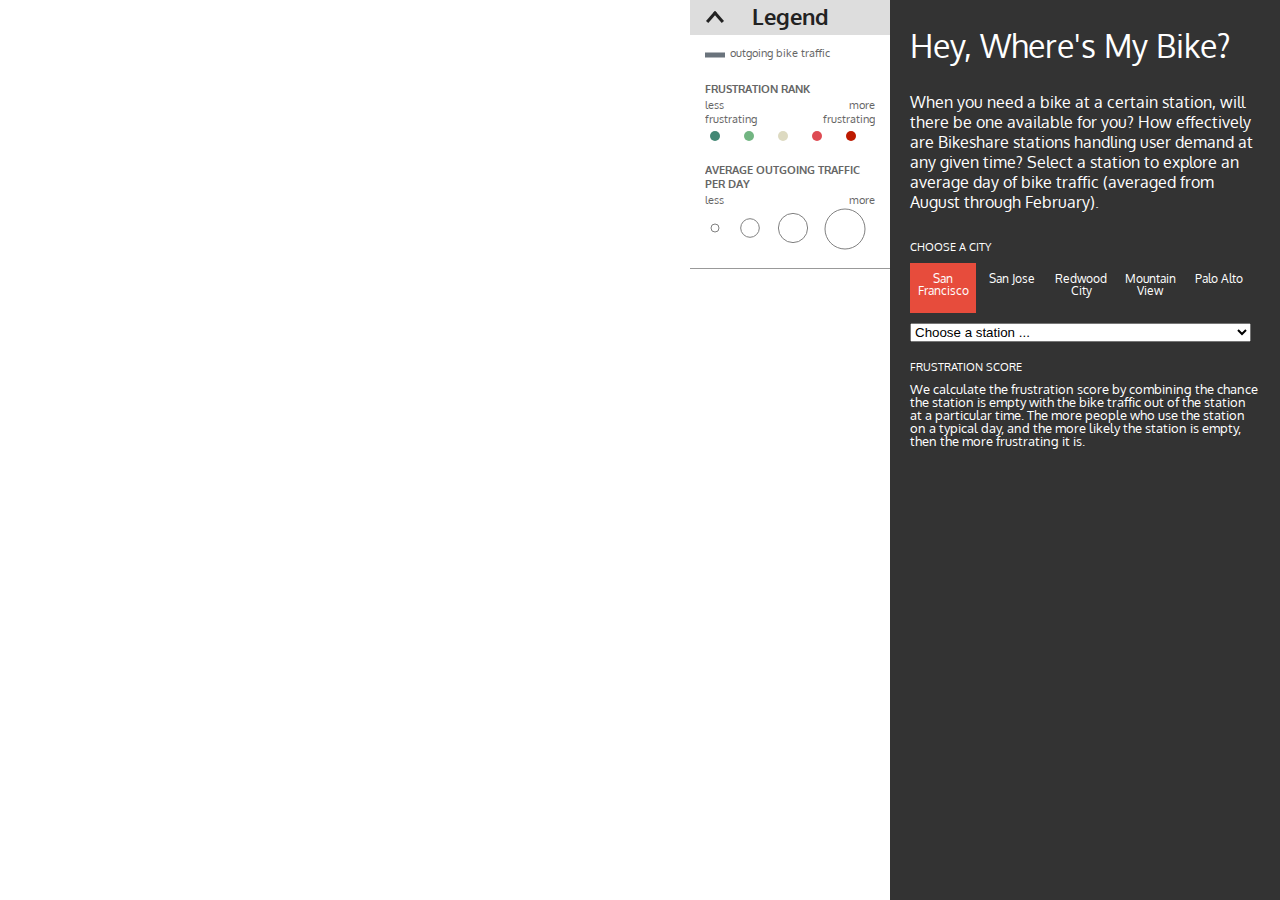
<file: index.html>
<!DOCTYPE html>
<html>
  <head>
    <meta name="viewport" content="initial-scale=1.0, user-scalable=no"/>
    <link href='http://fonts.googleapis.com/css?family=Oxygen:300' rel='stylesheet' type='text/css'>
    <link href='_css/style.css' rel='stylesheet' type='text/css'>
    <script type="text/javascript" src="http://maps.google.com/maps/api/js?sensor=true"></script>
  </head>
  <title>Hey, Where's My Bike?</title>
  <body>
    <div id="map"></div>
    <div id="legend">
      <h2><a href="#">Legend</a></h2>
      <div id="legend-detail">
        <ul>
          <li><svg width="20" height="20"><path d="M0 10 L20 10 Z" class="arclegend" /></svg><span>outgoing bike traffic<span></li>
          <li><h3>Frustration Rank</h3></li>
          <li><span class="c-01">less<br/>frustrating</span>
            <span class="c-02">more<br/>frustrating</span></li>
          <li>
            <svg width="29" height="20"><circle cx="10" cy="10" r="5" fill="#438875"/></svg>
            <svg width="29" height="20"><circle cx="10" cy="10" r="5" fill="#72B582"/></svg>
            <svg width="29" height="20"><circle cx="10" cy="10" r="5" fill="#DDDAC1"/></svg>
            <svg width="29" height="20"><circle cx="10" cy="10" r="5" fill="#DE4B53"/></svg>
            <svg width="29" height="20"><circle cx="10" cy="10" r="5" fill="#BD1A00"/></svg>
          </li>
          <li><h3>Average Outgoing Traffic Per Day</h3></li>
          <li><span class="c-01">less</span>
            <span class="c-02">more</span></li>
          <li>
            <svg width="165" height="50">
              <circle cx="10" cy="20" r="4" fill="white" stroke="gray" stoke-width="2"/>
              <circle cx="45" cy="20" r="9.3" fill="white" stroke="gray" stoke-width="2"/>
              <circle cx="88" cy="20" r="14.6" fill="white" stroke="gray" stoke-width="2"/>
              <circle cx="140" cy="21" r="20" fill="white" stroke="gray" stoke-width="2"/>
            </svg>
          </li>
        </ul>
      </div>
    </div>
    <div id="sidebar">
      <div id="intro">
        <h1>Hey, Where's My Bike?</h1>
        <p id="introp">When you need a bike at a certain station, will there be one available for you? How effectively are Bikeshare stations handling user demand at any given time? Select a station to explore an average day of bike traffic (averaged from August through February).</p>
      </div>
      <div id="region">
        <p class="subtitle">CHOOSE A CITY<p>
        <ul>
          <li class="active">San Francisco</li>
          <li>San Jose</li>
          <li>Redwood City</li>
          <li>Mountain View</li>
          <li>Palo Alto</li>
        </ul>
        <select id="station_list">
          <option id="none" value="none">Choose a station ...</option>
        </select>
      </div>
      <label id="allday" class="hidden"><input type="checkbox" name="allday" value="allday" checked><br>all day</label>
      <div id="timeline" class="hidden"></div>
      <p class="subtitle">FRUSTRATION SCORE <span id="info" class="hidden" title="We calculate the frustration score by combining the chance the station is empty with the bike traffic out of the station at a particular time. The more people who use the station on a typical day, and the more likely the station is empty, then the more frustrating it is.">(??)<p>
      <p class="explain">We calculate the frustration score by combining the chance the station is empty with the bike traffic out of the station at a particular time. The more people who use the station on a typical day, and the more likely the station is empty, then the more frustrating it is.</p>
      <p class="outgoingsubtitle hidden">(More outgoing traffic + More emptiness = More Frustration)</p>
      <div id="loadingimage" class="hidden"><img src="_img/loader.gif" id="loader">Loading...</div>
      <div id="graph2"></div>
      <p class="outgoingsubtitle subtitle hidden">OUTGOING TRAFFIC & BIKE EMPTINESS <p>
      <div id="graph1"></div>
    </div>
    <script type="text/javascript" src="_js/d3.min.js"></script>
    <script src="https://ajax.googleapis.com/ajax/libs/jquery/1.11.0/jquery.min.js"></script>
    <script type="text/javascript" src="_js/d3.tip.js"></script>
    <script type="text/javascript" src="_js/script.js"></script>
  </body>
</html>
</file>
<file: _css/style.css>
/* RESET CSS */
html, body, div, span, applet, object, iframe,
h1, h2, h3, h4, h5, h6, p, blockquote, pre,
a, abbr, acronym, address, big, cite, code,
del, dfn, em, img, ins, kbd, q, s, samp,
small, strike, strong, sub, sup, tt, var,
b, u, i, center,
dl, dt, dd, ol, ul, li,
fieldset, form, label, legend,
table, caption, tbody, tfoot, thead, tr, th, td,
article, aside, canvas, details, embed, 
figure, figcaption, footer, header, hgroup, 
menu, nav, output, ruby, section, summary,
time, mark, audio, video {
  margin: 0;
  padding: 0;
  border: 0;
  font-size: 100%;
  font: inherit;
  vertical-align: baseline;
}
/* HTML5 display-role reset for older browsers */
article, aside, details, figcaption, figure, 
footer, header, hgroup, menu, nav, section {
  display: block;
}
body {
  line-height: 1;
}
ol, ul {
  list-style: none;
}
blockquote, q {
  quotes: none;
}
blockquote:before, blockquote:after,
q:before, q:after {
  content: '';
  content: none;
}
table {
  border-collapse: collapse;
  border-spacing: 0;
}
a{
  text-decoration: none;
}

/* CSS */

html, body, #map {
  position: relative;
  width: 100%;
  height: 100%;
  margin: 0;
  padding: 0;
  font-family: "Oxygen", sans-serif;
  font-size: 11px;
  color: #fff;
}

#map {
  height: 100%;
  width: 100%;
  position: absolute;
  left:0;
}
/*#legend {
background: #fff;
color: #666;
float: right;
position: fixed;
right: 390px;
width: 200px;
top: 0;
}

#legend h2 a{
background: url(../_images/arrows.png) 15px 11px #ddd no-repeat;
color: #222;
display: block;
padding: 5px 0 8px 0;
-webkit-transition: background .2s ease-in;
-moz-transition: background .2s ease-in;
-o-transition: background .2s ease-in;
transition: background .2s ease-in;
}
#legend h2 a.closed {
background: url(../_images/arrows.png) 15px -57px #ddd no-repeat;
color: #222;
}*/

/* legend */
#legend                       {background:#fff; color:#666; float:right; position:fixed; right:390px; width:200px; top:0;}
#legend h2                      {font-size:2em; font-weight:bold; margin:0; text-align:center;}
#legend h2 a                    {background:url(../_img/arrows.png) 15px 11px #ddd no-repeat; color:#222; display:block; padding:5px 0 8px 0;
                          -webkit-transition:background .2s ease-in;  
                          -moz-transition:background .2s ease-in;  
                          -o-transition:background .2s ease-in;  
                          transition:background .2s ease-in;
}
#legend h2 a:hover                  {background-color:#eee; background-position:15px 9px; color:#222;}
#legend h2 a.closed                 {background:url(../_img/arrows.png) 15px -57px #ddd no-repeat; color:#222;}
#legend h2 a.closed:hover             {background-color:#eee; background-position:15px -55px;}
#legend h3                      {font-size:1em; font-weight:700; margin:18px 0 0 0; text-transform:uppercase;}
#legend hr                      {border-top:1px dotted #ccc; margin:15px 0;}

#legend-detail                    {border-bottom:1px solid #999; display:block; line-height:1.25; padding:10px 15px; width:170px;}
#legend-detail li                 {font-size:1em; margin:0 0 0 0; overflow:hidden;}
#legend-detail li svg                 {display:block; float:left; margin:0 5px 0 0;}
#legend-detail li span                  {display:block; float:left; padding:2px 0 0 0;}
#legend-detail li span.c-01               {width:85px;}
#legend-detail li span.c-02               {text-align:right; width:85px;}


#sidebar {
  width: 350px;
  background: rgba(0,0,0,0.8);
  height: 100%;
  position: absolute;
  top:0;
  right: 0;
  overflow: auto;
  padding: 0 20px;
}
#intro{
  margin: 0;
}
#intro h1 {
  font-size: 32px;
  font-weight: normal;
  color:white;
  padding:30px 0;
}

#intro p {
  font-size: 16px;
  margin-bottom: 30px;
  padding-right:5px ;
  font-weight: normal;
  color:white;
  line-height: 20px;
}
#region{
  margin-bottom:0px;
}
.subtitle{
  font-size: 11px;
  margin-bottom:10px;
}
.hidden{
  display:none;
}
#hidden{
  display:none;
}
p.explain{
  font-size: 13px;
}
#info{
  cursor: help;
  text-decoration: underline;
}
p.tooltip {
  display:none;
  position:absolute;
  border:1px solid #333;
  background-color:#161616;
  border-radius:5px;
  padding:10px;
  color:#fff;
  font-size:12px;
  letter-spacing: 1px;
  line-height: 14px;
}
#region li{
  text-align: center;
  vertical-align: middle;
  font-size: 12px;
  display: inline-block;
  width:16%;
  padding:10px 5px;
  height:30px;
}
#region li:hover{
  color: #f1c40f;
  cursor: pointer;
}
.active{
  background-color: #e74c3c;
}
#region .active:hover{
  background-color: #e74c3c;
  color:white;
}
#region select{
  width: 97.5%;
  margin:10px 0 20px 0;
}
/*.stations, .stations svg {
  position: absolute;
}*/
/*
.stations svg {
  width: 60px;
  height: 20px;
  padding-right: 100px;
  font: 10px sans-serif;
}
*/
.stations circle {
  opacity: 1;
  cursor: pointer;
}

/* graphs */
.labelbox {
  opacity: 0;
  fill: #222;
}

.outflow {
  stroke: skyblue;
  stroke-width: 1;
  fill: none;
}

.score {
  stroke: crimson;
  stroke-width: 1;
  fill: non;
}

.outflowtext {
  font-family: sans-serif;
  font-size: 12px;
  fill: skyblue;
}

.emptytext {
  font-family: sans-serif;
  font-size: 12px;
  fill: pink;
}

.scoretext {
  font-family: sans-serif;
  font-size: 12px;
  fill: crimson;
}

.timetext {
  font-family: sans-serif;
  font-size: 12px;
  fill: #ccc;
}

.empty {
  stroke: pink;
  stroke-width: 1;
  fill: none;
}

path.score {
  stroke: crimson;
  stroke-width: 1;
  fill: none;
}

.axis {
  shape-rendering: crispEdges;
}

.axis text {
  font-family: sans-serif;
  font-size: 12px;
}

.y.axis line, .y.axis path, .x.axis path {
  stroke: #aaa;
  stroke-width: 0.5px;
  fill: none;
}

.y1.axis text {
  fill: skyblue;
}
.y2.axis text {
  fill: pink;
}
.y3.axis text {
  fill: #ccc;
}

.axislabel {
  font-family: sans-serif;
  font-size: 12px;
}

.focus, .focusbox, .focuxLine {
  cursor: pointer;
}

.focusLine {
  stroke-width: 1px;
  stroke: #fff;
  opacity: 0.1;
}

.timeline {
  stroke: #777;
  stroke-width: 1px;
}

.timelineactive {
  stroke: #eee;
  stroke-width: 1px;
}

.timelinetext {
  fill: #777;
}

.timelinetextactive {
  fill: #eee;
}

#timeline {
  float: left;
}

.timecircle {
  fill: #333;
  stroke-width: 1px;
  stroke: #ccc;
  cursor: pointer;
}

.timecirclefill {
  fill: #fff;
  stroke-width: 1px;
  stroke: #fff;
  cursor: -webkit-grab;
  cursor: hand;
  cursor: -moz-grab;
}

#allday {
  float: left;
  font-size: 12px;
  position: absolute;
}

.arc, .arclegend {
  stroke: #384450;
  fill: none;
  opacity: 0.5;
  stroke-linecap: round;
}
.arclegend {
  stroke-width: 5px;
  opacity: 0.75;
}

.stations {
    position: relative;
    width: 100%;
    height: 100%;
}
.stations svg {
    position: absolute;
    top: -4000px;
    left: -4000px;
    width: 8000px;
    height: 8000px;        
}

/* Tip Style */
.d3-tip, .d3-tip-time {
  line-height: 1;
  font-weight: bold;
  padding: 12px;
  background: rgba(0, 0, 0, 0.8);
  color: #fff;
  border-radius: 2px;
}

/* Creates a small triangle extender for the tooltip */
.d3-tip:after, .d3-tip-time:after {
  box-sizing: border-box;
  display: inline;
  font-size: 10px;
  width: 100%;
  line-height: 1;
  color: rgba(0, 0, 0, 0.8);
  content: "\25BC";
  position: absolute;
  text-align: center;
}

/* Style northward tooltips differently */
.d3-tip.n:after,.d3-tip-time.n:after {
  margin: -1px 0 0 0;
  top: 100%;
  left: 0;
}
.d3-tip-line {
  line-height: 1;
  font-weight: bold;
  padding: 12px;
  background: rgba(0, 0, 0, 0.8);
  color: #fff;
  border-radius: 2px;
}

/* Style northward tooltips differently */
.d3-tip-line.n:after {
  margin: -1px 0 0 0;
  top: 100%;
  left: 0;
}
</file>
